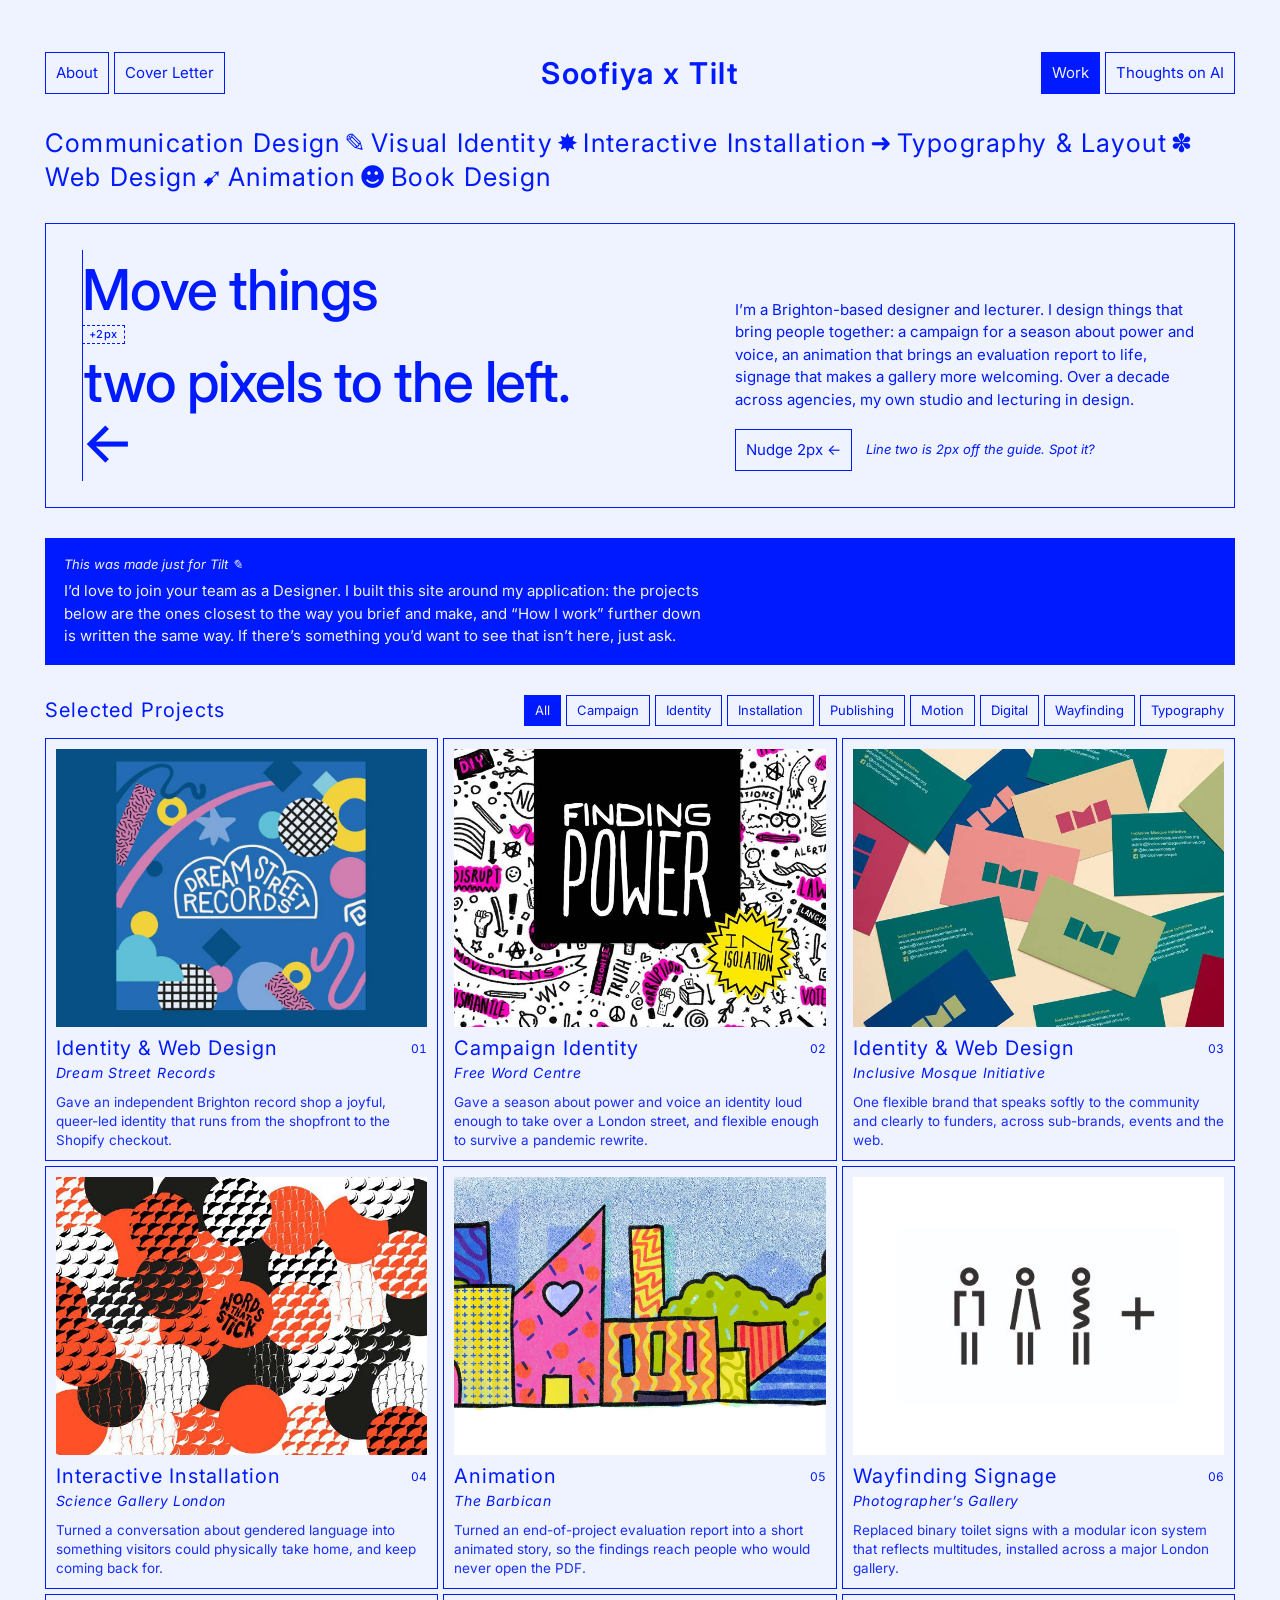
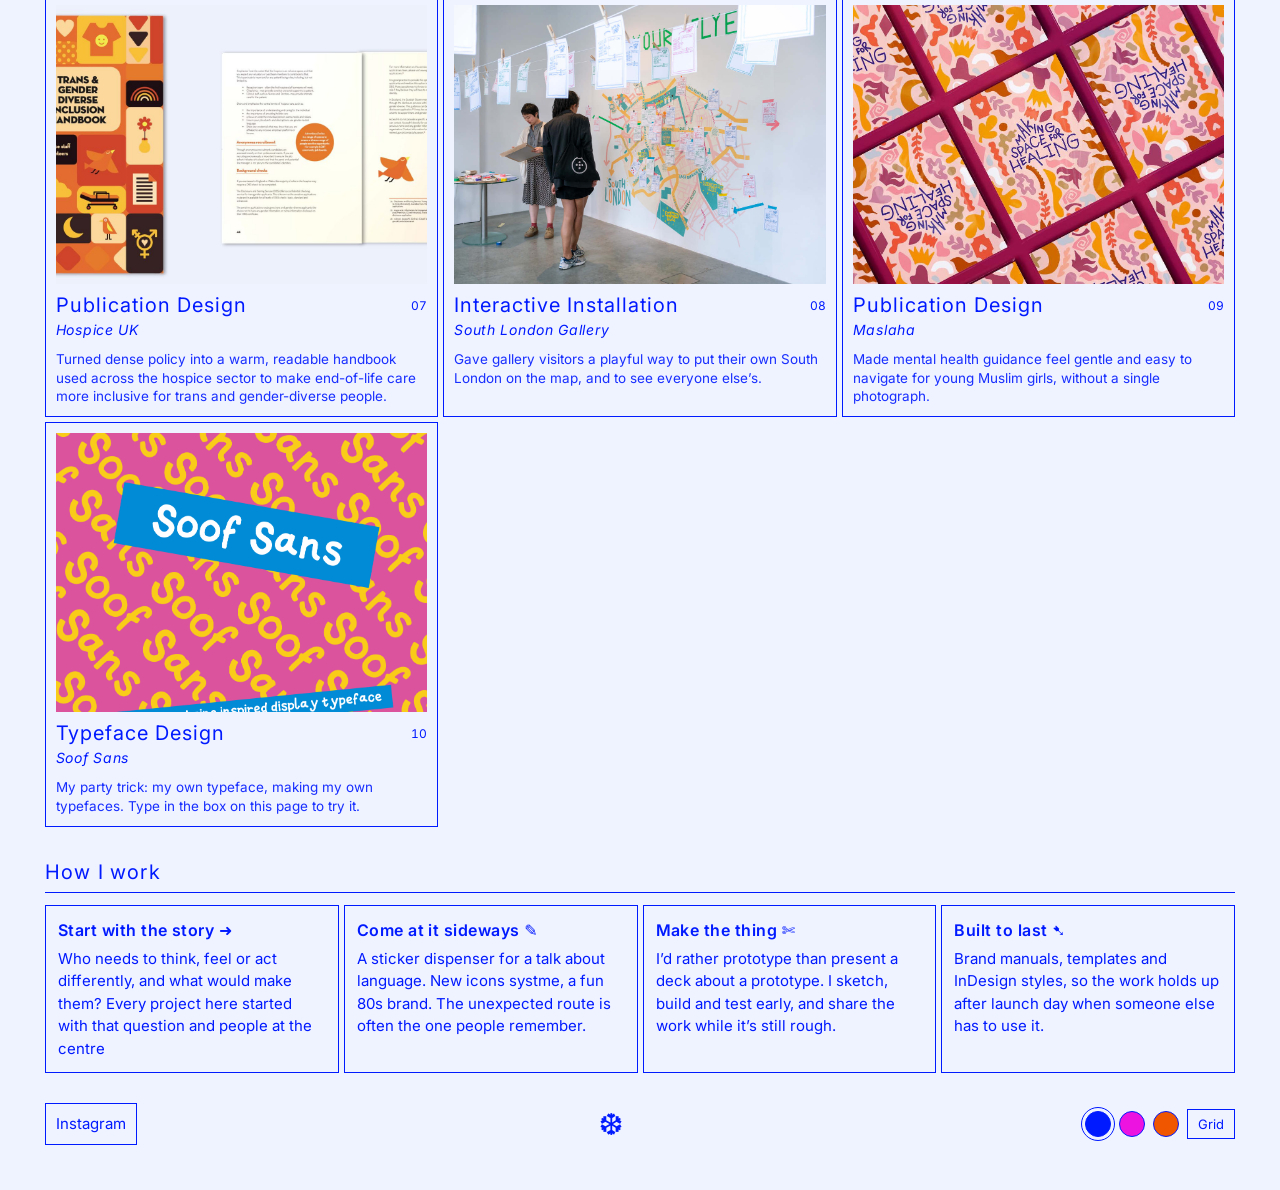
<file: index.html>
<!doctype html>
<html lang="en-GB">
<head>
<meta charset="utf-8">
<meta name="viewport" content="width=device-width, initial-scale=1, viewport-fit=cover">
<title>Soofiya — Design Portfolio</title>
<meta name="description" content="Soofiya is a Brighton-based designer working across campaign, identity, installation, publishing, animation and digital.">
<meta property="og:title" content="Soofiya — Design Portfolio">
<meta property="og:description" content="Campaigns, identities, installations and publications, shown with the working left in.">
<meta property="og:image" content="img/p7_64.jpg">
<link rel="icon" type="image/png" href="img/studio-soof.png">
<script>try{var c=localStorage.getItem("color");if(c)document.documentElement.className=c}catch(e){}</script>
<link rel="preconnect" href="https://fonts.googleapis.com">
<link rel="preconnect" href="https://fonts.gstatic.com" crossorigin>
<link rel="stylesheet" href="https://fonts.googleapis.com/css2?family=Inter:ital,wght@0,400;0,500;0,600;1,400&display=swap">
<link rel="stylesheet" href="assets/style.css">
</head>
<body>
<!--BODY-->
<div class="gridlay" aria-hidden="true"><i></i><i></i><i></i><i></i><i></i><i></i><i></i><i></i><i></i><i></i><i></i><i></i></div>

<nav class="topnav" aria-label="Main">
  <div class="l"><a class="button" href="#info" data-nav="info">About</a><a class="button" href="#letter" data-nav="letter">Cover Letter</a></div>
  <a class="logo" href="#home">Soofiya x Tilt</a>
  <div class="r"><a class="button" href="#home" data-nav="home">Work</a><a class="button" href="#now" data-nav="now">Thoughts on AI</a></div>
</nav>

<main>
  <!-- WORK -->
  <div class="view" id="v-home">
    <p class="disciplines">Communication Design<span class="spin" aria-hidden="true">✎</span>Visual Identity<span aria-hidden="true">✸</span>Interactive Installation<span aria-hidden="true">➜</span>Typography &amp; Layout<span aria-hidden="true">✽</span>Web Design<span aria-hidden="true">➹</span>Animation<span class="spin" aria-hidden="true">☻</span>Book Design</p>

    <div class="hero">
      <div class="hl">
        <span class="guide" aria-hidden="true"></span>
        <h1 aria-label="I will move it two pixels left. And tell you why.">
          <span class="ln">Move things</span>
          <span class="redline" id="redline" aria-hidden="true">+2px</span>
          <span class="ln off">two pixels to the left.</span>
          <span class="ln">←</span>
        </h1>
      </div>
      <div class="intro">
        <p>I’m a Brighton-based designer and lecturer. I design things that bring people together: a campaign for a season about power and voice, an animation that brings an evaluation report to life, signage that makes a gallery more welcoming. Over a decade across agencies, my own studio and lecturing in design.</p>
        <div class="nudge">
          <button class="button" id="nudgeBtn" type="button">Nudge 2px ←</button>
          <span class="st" id="nudgeSt" aria-live="polite">Line two is 2px off the guide. Spot it?</span>
        </div>
      </div>
    </div>

    <section class="tiltnote" aria-label="Note for We Are Tilt">
      <span class="kicker">This was made just for Tilt ✎</span>
      <p>I’d love to join your team as a Designer. I built this site around my application: the projects below are the ones closest to the way you brief and make, and “How I work” further down is written the same way. If there’s something you’d want to see that isn’t here, just ask.</p>
    </section>

    <div class="panelhead">
      <h2>Selected Projects</h2>
      <div class="filters" role="group" aria-label="Filter projects" id="filters"></div>
    </div>
    <section class="projectpanel" id="panel" aria-label="Projects"></section>

    <section class="how" aria-labelledby="how-h">
      <h4 id="how-h">How I work</h4>
      <ol>
        <li><h3>Start with the story ➜</h3><p>Who needs to think, feel or act differently, and what would make them? Every project here started with that question and people at the centre</p></li>
        <li><h3>Come at it sideways ✎</h3><p>A sticker dispenser for a talk about language. New icons systme, a fun 80s brand. The unexpected route is often the one people remember.</p></li>
        <li><h3>Make the thing ✄</h3><p>I’d rather prototype than present a deck about a prototype. I sketch, build and test early, and share the work while it’s still rough.</p></li>
        <li><h3>Built to last ➷</h3><p>Brand manuals, templates and InDesign styles, so the work holds up after launch day when someone else has to use it.</p></li>
      </ol>
    </section>
  </div>

  <!-- PROJECT -->
  <div class="view" id="v-project"></div>

  <!-- ABOUT / INFO -->
  <div class="view" id="v-info">
    <div class="page">
      <h1>About</h1>
      <span class="ptype"> Designer + Lecturer, Brighton</span>
      <div class="cv-intro">
        <h4>Designer + Lecturer</h4>
        <p>I’m a Brighton-based multidisciplinary designer and lecturer with over a decade of experience across brand, campaign, print and digital design.</p>
        <p>Through my studio, Studio Soof, I work on art direction, identities, publications, exhibitions, signage and digital, mostly for the arts and culture sector.</p>
        <p>I’ve worked in agencies, in-house, freelance and as a consultant, which has given me a versatile, adaptable approach to fast-paced creative work.</p>
        <p>I love working in teams: supporting  and junior creatives, helping steer projects, sharing work early and acting on feedback.</p>
      </div>

      <p class="cvhint">Click a heading to open it.</p>
      <div class="cvgrid">
        <div class="cvtile">
          <button class="collapsible" type="button" aria-expanded="false" aria-controls="cv-visual"><span>Visual Design</span><span class="arrow turn" aria-hidden="true">➜</span></button>
          <div class="content" id="cv-visual" hidden>
            <ul><li>Typography &amp; type design</li><li>Visual research</li><li>Illustration <span class="it">(including style adaptation)</span></li><li>Layout &amp; composition</li><li>Iconography</li><li>Publishing</li><li>Print production</li><li>Motion graphics</li><li>Frame-by-frame animation</li></ul>
          </div>
        </div>
        <div class="cvtile">
          <button class="collapsible" type="button" aria-expanded="false" aria-controls="cv-brand"><span>Brand &amp; Digital</span><span class="arrow turn" aria-hidden="true">➜</span></button>
          <div class="content" id="cv-brand" hidden>
            <ul><li>Brand systems</li><li>Campaign asset design</li><li>Digital-first storytelling</li><li>Web design &amp; development <span class="it">(HTML, CSS, JavaScript)</span></li><li>Interactive installation</li><li>Art direction across digital and print</li><li>Content for social platforms</li></ul>
          </div>
        </div>
        <div class="cvtile">
          <button class="collapsible" type="button" aria-expanded="false" aria-controls="cv-lead"><span>Leadership &amp; Strategy</span><span class="arrow turn" aria-hidden="true">➜</span></button>
          <div class="content" id="cv-lead" hidden>
            <ul><li>Creative direction</li><li>Design strategy</li><li>Curation &amp; exhibition narrative</li><li>Project scoping &amp; delivery</li><li>Managing &amp; mentoring teams</li><li>Workshop facilitation</li><li>Judging &amp; speaking at industry events</li></ul>
          </div>
        </div>
        <div class="cvtile">
          <button class="collapsible" type="button" aria-expanded="false" aria-controls="cv-software"><span>Creative Software</span><span class="arrow turn" aria-hidden="true">➜</span></button>
          <div class="content" id="cv-software" hidden>
            <h3>Design &amp; Layout</h3><ul><li>Adobe Creative Cloud (InDesign, Photoshop, Illustrator)</li><li>Figma</li><li>Canva</li><li>Glyph Mini</li></ul>
            <h3>Motion &amp; Media</h3><ul><li>After Effects</li><li>Media Encoder</li><li>Procreate</li></ul>
            <h3>Web &amp; Interactive</h3><ul><li>HTML, CSS, JavaScript</li><li>Shopify</li><li>AI-assisted prototyping</li></ul>
          </div>
        </div>
        <div class="cvtile">
          <button class="collapsible" type="button" aria-expanded="false" aria-controls="cv-clients"><span>Selected Clients</span><span class="arrow turn" aria-hidden="true">➜</span></button>
          <div class="content" id="cv-clients" hidden>
            <ul><li>Barbican</li><li>BBC</li><li>Camden Arts Centre</li><li>Folio Society</li><li>Free Word</li><li>gal-dem</li><li>Hachette</li><li>Hospice UK</li><li>Nike</li><li>ONCA Gallery</li><li>Photographer’s Gallery</li><li>Raven Row</li><li>Samsung</li><li>Science Gallery London</li><li>South London Gallery</li><li>Stonewall</li><li>Tate Britain</li><li>Tate Modern</li><li>Tinder</li><li>Vice</li><li>V&amp;A</li><li>Yorkshire Sculpture Park</li></ul>
          </div>
        </div>
        <div class="cvtile">
          <button class="collapsible" type="button" aria-expanded="false" aria-controls="cv-career"><span>Career</span><span class="arrow turn" aria-hidden="true">➜</span></button>
          <div class="content" id="cv-career" hidden>
            <div class="job"><div class="t"><span>Associate Lecturer</span><span>2013–present</span></div><p>University of Brighton, Ravensbourne, and UAL (MA Internet Equalities)</p></div>
            <div class="job"><div class="t"><span>Studio Soof: Independent Designer</span><span>2015–present</span></div><p>Brand, identity, publications, exhibitions, signage, digital and illustration for clients in the UK and internationally.</p></div>
            <div class="job"><div class="t"><span>Early Agency Experience</span><span>2013–2016</span></div>
              <p>We Are Why (formerly Kent Lyons), 2014–16: brand, print and digital, plus campaign and identity work for culture and charity clients.<br>MediaZoo, 2014: editorial, animation and digital campaigns for Tesco, Barclays and others.<br>Cubo, 2013: branding, production and print for commercial and public sector clients.</p></div>
          </div>
        </div>
        <div class="cvtile">
          <button class="collapsible" type="button" aria-expanded="false" aria-controls="cv-grants"><span>Grants &amp; Awards</span><span class="arrow turn" aria-hidden="true">➜</span></button>
          <div class="content" id="cv-grants" hidden>
            <ul class="rows">
              <li><span>Society of Authors Awards Judge</span><span>2025</span></li>
              <li><span>Children’s Book Award</span><span>The Little Rebels, 2024</span></li>
              <li><span>ALCS Educational Writers Award</span><span>Society of Authors, 2022</span></li>
              <li><span>DYCP Grant</span><span>Arts Council England, 2021</span></li>
              <li><span>Researcher in Residence</span><span>Tate Britain, Late at Tate, 2020</span></li>
              <li><span>Grants for Individual Artists</span><span>Arts Foundation, 2018</span></li>
              <li><span>Rising Stars Award</span><span>The Printing Charity, 2018</span></li>
            </ul>
          </div>
        </div>
        <div class="cvtile">
          <button class="collapsible" type="button" aria-expanded="false" aria-controls="cv-edu"><span>Education</span><span class="arrow turn" aria-hidden="true">➜</span></button>
          <div class="content" id="cv-edu" hidden>
            <ul class="rows">
              <li><span>PGCert Creative Arts</span><span>Ravensbourne University London</span></li>
              <li><span>MA Book Design</span><span>University of Reading</span></li>
              <li><span>BA Graphic Design</span><span>Ravensbourne University London</span></li>
            </ul>
          </div>
        </div>
      </div>
    </div>
  </div>

  <!-- COVER LETTER -->
  <div class="view" id="v-letter">
    <div class="page">
      <h1>Cover Letter</h1>
      <span class="ptype">For the Designer role at Tilt</span>
      <div class="letter">
        <p>Hi Tilt team,</p>
        <p>I’d love to be considered for the Designer role at Tilt. I’m a Brighton-based multidisciplinary designer with over a decade of experience across brand identity, editorial and campaign design, working end-to-end from concept through to production-ready delivery.</p>
        <p>My client work spans community-led organisations to national institutions, including Tate Britain, Nike, Hachette, Samsung, Stonewall and the Barbican.</p>
        <p>A few recent projects give a good sense of the range I can bring. For Dream Street Records, a queer record store in the North Laine, I led brand strategy and art direction end-to-end: identity, Shopify storefront, merch, campaign assets and a system flexible enough to hold the store’s whole personality across every touchpoint. For Free Word’s “Finding Power” season of events, I anchored a concept-led identity in protest visuals and DIY print histories, then adapted it fast across banners, social, editorial, print and wall graphics. For the Inclusive Mosque Initiative, I ran co-design workshops and stakeholder facilitation to build a visual system with real tonal range: soft and community-facing one moment, funder-ready the next.</p>
        <p>I’m confident across Adobe Creative Suite (I use InDesign daily) and Figma. I’ve been actively using AI tools in my process over the past year: they’ve helped me bridge gaps in coding and web design, and build systems that speed up production and project management, but they’ve never substituted for the thinking.</p>
        <p>I also lecture in graphic design at the University of Brighton, which keeps me close to how design education and practice are shifting, and means I’m used to giving and taking feedback constructively, something your ad clearly values.</p>
        <p>I’d love the chance to bring both the craft and the collaborative energy to your studio. My portfolio is attached, and I’m happy to talk through the process behind any of it.</p>
        <p>All the best,<br>Soofiya</p>
      </div>
    </div>
  </div>

  <!-- NOW & AI -->
  <div class="view" id="v-now">
    <div class="page">
      <h1>Thoughts on AI</h1>
      <span class="ptype">What I’m making at the moment, and where I think design is heading</span>
      <div class="now">
        <div class="box"><span class="kind">Community ✸</span>
          <h3>The zine library</h3>
          <p>A zine library + archive for zines, this grew out of my work with Brighton Zine Club and research interests. This archive is built to collect, catalogue and find zines, so independent publishing is easier for anyone to pick up.</p></div>
        <div class="box"><span class="kind">Built with AI ➹</span>
          <h3>Feedback tools for design students</h3>
          <p>Browser-based feedback banks mapped to marking criteria to standardist feedback and streamline assesment proccesses for my module team (I lead a design module at Brighton Uni so designed a tool to help us).</p>
          <p>AI did the build. The decisions about tone, structure and what the student reads first stayed with me.</p></div>
        <div class="box"><span class="kind">Digital ➜</span>
          <h3>Rosa Bridge Housing Co-op</h3>
          <p>A room advert website and social content for a Brighton housing co-op, designed inside the co-op’s existing brand of hot pink, navy, heavy borders, Inter and Sansita. Working existing systems is a gift</p></div>
        <div class="box"><span class="kind">This site ☻</span>
          <h3>Made the same way</h3>
          <p>I used css, JavaScript from a portfolio I made a few years ago (it won the end of year award at Brighton codebar) and the built on top using AI tools to pull together this site to apply for this job! Try the grid (press G), and you switch the colour theme or make it snow in the footer.</p></div>

        <div class="full"><h4>Where I think design is heading</h4></div>
        <div class="box"><span class="kind">01</span><h3>AI makes more options.</h3><p>When design can seem to be cheap to generate, being able to say “no, not that, and here’s why” becomes more valuable an that whats we offer as designers.</p></div>
        <div class="box"><span class="kind">02</span><h3>Designers can build now.</h3><p>I love that I can prototype working tools in an afternoon. Its exciting to be able ship something and get there first.</p></div>
        <div class="box"><span class="kind">03</span><h3>Understand the breif</h3><p>Clear thinking about audience and intent is what gets good output from an AI model, its just a tool</p></div>
        <div class="box"><span class="kind">04</span><h3>It is still human.</h3><p>Generated work gets you only so far. A judgement call on tone is still core to our job.</p></div>
      </div>
    </div>
  </div>
</main>

<footer>
  <a class="button" href="https://www.instagram.com/soofiya/" rel="noopener">Instagram</a>
  <button class="snowbtn" id="snowBtn" type="button" title="Let it snow" aria-pressed="false">❆</button>
  <div class="fr">
    <button class="dot blue" type="button" data-theme="blue" title="Blue mode" aria-label="Blue colour theme"></button>
    <button class="dot pink" type="button" data-theme="pink" title="Pink mode" aria-label="Pink colour theme"></button>
    <button class="dot orange" type="button" data-theme="orange" title="Orange mode" aria-label="Orange colour theme"></button>
    <button class="button sm" id="gridBtn" type="button" aria-pressed="false">Grid</button>
  </div>
</footer>

<div class="snow-container" id="snow" hidden aria-hidden="true"><div class="snowflake">❆</div><div class="snowflake">❅</div><div class="snowflake">❆</div><div class="snowflake">❅</div><div class="snowflake">❆</div><div class="snowflake">❅</div><div class="snowflake">❆</div><div class="snowflake">❅</div><div class="snowflake">❆</div><div class="snowflake">❅</div></div>

<div class="lb" id="lb" hidden role="dialog" aria-modal="true" aria-label="Image viewer">
  <div class="ctl"><div><button class="button sm" type="button" id="lbPrev">← Prev</button><button class="button sm" type="button" id="lbNext">Next →</button></div><button class="x" type="button" id="lbClose" aria-label="Close">✖</button></div>
  <img id="lbImg" alt="">
  <p class="cap" id="lbCap"></p>
</div>
<!--/BODY-->
<script src="assets/main.js"></script>
</body>
</html>
</file>
<file: assets/style.css>
@charset "UTF-8";
/* Soofiya - portfolio
   Styled after the Studio Soof site: Inter, 1px bordered boxes that invert
   on hover, collapsible sections, and three colour themes. */
 
@font-face{font-family:"SoofSans";src:url("soofsans.otf") format("opentype");font-display:swap}
 
:root,:root.blue{
  --bg:#EFF2FF; --text:#001AFF; --border:#001AFF;
  --modal:rgba(239,242,255,.9); --tint:rgba(0,26,255,.10);
  color-scheme:light;
}
/* Pink and orange text is a shade darker than the swatches so small text passes WCAG AA (4.5:1) */
:root.pink{--bg:#FFE8E8; --text:#B800AE; --border:#B800AE; --modal:rgba(255,232,232,.9); --tint:rgba(184,0,174,.10)}
:root.orange{--bg:#FFF0ED; --text:#B84000; --border:#B84000; --modal:rgba(255,240,237,.9); --tint:rgba(184,64,0,.10)}
 
*{box-sizing:border-box}
html,body{background:var(--bg)}
body{margin:0;padding:clamp(16px,3.5vw,50px);font-family:Inter,system-ui,-apple-system,"Segoe UI",sans-serif;font-size:15px;line-height:1.5;color:var(--text);transition:background .35s,color .35s}
@media (prefers-reduced-motion:reduce){*{transition:none!important;animation:none!important}}
img{max-width:100%}
a{color:var(--text);text-decoration:none}
:focus-visible{outline:2px solid var(--text);outline-offset:3px}
h1,h2,h3,h4{font-weight:400;margin:0;text-wrap:balance}
p{margin:0}
p + p{margin-top:.9em}
ul{margin:0;padding:0;list-style:none}
button{font:inherit;color:inherit}
.it{font-style:italic}
.small{font-size:12px}
 
/* ---------- buttons (the Studio Soof button) ---------- */
.button{display:inline-block;border:1px solid var(--border);background:transparent;padding:10px;font-size:15px;line-height:1.3;text-align:center;cursor:pointer;transition:background .35s ease-in-out,color .35s ease-in-out;color:var(--text)}
.button:hover,.button[aria-pressed="true"],.button[aria-current="page"]{background:var(--border);color:var(--bg)}
.button.sm{font-size:13px;padding:6px 10px}
 
/* ---------- nav ---------- */
.topnav{display:grid;grid-template-columns:1fr auto 1fr;align-items:center;gap:12px;padding-bottom:25px}
.topnav .l{justify-self:start;display:flex;gap:5px;flex-wrap:wrap}
.topnav .r{justify-self:end;display:flex;gap:5px;flex-wrap:wrap;justify-content:flex-end}
.logo{font-weight:600;font-size:30px;line-height:36px;letter-spacing:.05em;padding:10px;transition:opacity .3s}
.logo:hover{opacity:.5}
@media (max-width:560px){.topnav{grid-template-columns:1fr 1fr}.topnav .logo{grid-column:1/-1;grid-row:1;justify-self:center}}
 
.disciplines{font-size:clamp(19px,2vw,26px);line-height:1.35;letter-spacing:.05em;padding-bottom:28px}
.disciplines span{display:inline-block;margin-inline:.15em}
.spin{display:inline-block;animation:spin 6s linear infinite}
@keyframes spin{to{transform:rotate(360deg)}}
 
/* ---------- grid overlay ---------- */
.gridlay{position:fixed;inset:0;pointer-events:none;z-index:50;display:none;padding-inline:clamp(16px,3.5vw,50px)}
body.show-grid .gridlay{display:grid;grid-template-columns:repeat(12,1fr);gap:20px}
.gridlay i{background:var(--tint);border-inline:1px solid var(--border);opacity:.5}
.gridlay::after{content:"";position:fixed;inset:0;background:repeating-linear-gradient(to bottom,transparent 0 7px,var(--tint) 7px 8px)}
@media (max-width:760px){body.show-grid .gridlay{grid-template-columns:repeat(4,1fr);gap:12px}.gridlay i:nth-child(n+5){display:none}}
 
/* ---------- views ---------- */
.view{display:none}
.view.on{display:block}
 
/* ---------- home: the 2px statement ---------- */
.hero{display:grid;grid-template-columns:minmax(0,1.3fr) minmax(0,1fr);gap:clamp(20px,4vw,56px);align-items:end;border:1px solid var(--border);padding:clamp(20px,3vw,36px);margin-bottom:30px}
.hl{position:relative}
.guide{position:absolute;left:0;top:-10px;bottom:-10px;width:1px;background:var(--text)}
.hero h1{font-weight:500;font-size:clamp(30px,4.4vw,60px);line-height:1.05;letter-spacing:-.02em}
.hero h1 .ln{display:block}
.hero h1 .off{transform:translateX(2px);transition:transform .55s cubic-bezier(.3,1.6,.5,1)}
body.nudged .hero h1 .off{transform:none}
.redline{display:block;width:max-content;font-size:11px;line-height:1.4;letter-spacing:.05em;border:1px dashed var(--text);padding:1px 6px;margin:6px 0 8px}
.intro p{max-width:54ch}
.nudge{display:flex;flex-wrap:wrap;gap:10px 14px;align-items:center;margin-top:18px}
.nudge .st{font-size:13px;font-style:italic}
@media (max-width:860px){.hero{grid-template-columns:1fr}}
 
/* ---------- home: project panel ---------- */
.tiltnote{border:1px solid var(--border);background:var(--border);color:var(--bg);padding:16px 18px;margin-bottom:30px}
.tiltnote .kicker{display:block;font-style:italic;font-size:13px;margin-bottom:6px}
.tiltnote p{max-width:72ch;font-size:15px;line-height:1.5}
 
.panelhead{display:flex;justify-content:space-between;align-items:center;gap:12px;flex-wrap:wrap;padding-bottom:12px}
.panelhead h2{font-size:20px;letter-spacing:1.2px}
.filters{display:flex;gap:5px;flex-wrap:wrap}
.projectpanel{display:grid;grid-template-columns:repeat(3,minmax(0,1fr));gap:5px}
@media (max-width:1000px){.projectpanel{grid-template-columns:repeat(2,minmax(0,1fr))}}
@media (max-width:560px){.projectpanel{grid-template-columns:1fr}}
.project{border:1px solid var(--border);padding:10px;display:flex;flex-direction:column;gap:10px;transition:background .35s,color .35s}
.project[hidden]{display:none}
.project:hover,.project:focus-visible{background:var(--border);color:var(--bg)}
.project .th{aspect-ratio:4/3;overflow:hidden;background:#fff;position:relative}
.project .th img{width:100%;height:100%;object-fit:cover;display:block}
.project .th img.fit{object-fit:contain;padding:12%}
.project .txt{display:flex;justify-content:space-between;gap:10px;align-items:flex-start}
.project h2{font-size:20px;line-height:22px;letter-spacing:.05em}
.project h3{font-style:italic;font-size:14px;line-height:20px;letter-spacing:.05em;margin-top:4px}
.project .n{font-size:12px;font-variant-numeric:tabular-nums;padding-top:3px}
.project .change{font-size:13.5px;line-height:1.4;opacity:.9}
 
/* placeholder for images not added yet */
.missing{display:flex;align-items:center;justify-content:center;text-align:center;padding:14px;min-height:140px;height:100%;border:1px dashed var(--border);background:var(--bg);color:var(--text);font-size:12.5px;font-style:italic;line-height:1.4}
.missing b{display:block;font-style:normal;font-weight:400;font-size:28px;line-height:1;margin-bottom:8px}
.project:hover .missing{background:transparent;color:inherit;border-color:currentColor}
 
/* ---------- home: how I work ---------- */
.how{margin-top:30px}
.how h4,.page h4{font-size:20px;letter-spacing:1.2px;border-bottom:1px solid var(--border);padding-bottom:5px;margin-bottom:12px}
.how ol{list-style:none;margin:0;padding:0;display:grid;grid-template-columns:repeat(4,minmax(0,1fr));gap:5px}
.how li{border:1px solid var(--border);padding:12px}
.how h3{font-size:16px;font-weight:600;margin-bottom:6px;letter-spacing:.03em}
@media (max-width:1000px){.how ol{grid-template-columns:repeat(2,minmax(0,1fr))}}
@media (max-width:560px){.how ol{grid-template-columns:1fr}}
 
/* ---------- project page ---------- */
.projectpage{border:1px solid var(--border);padding:10px}
.ptitle{display:flex;justify-content:space-between;align-items:baseline;gap:8px 20px;flex-wrap:wrap;padding:4px 0 14px}
.ptitle h1{font-size:26px;line-height:29px;letter-spacing:.05em}
.ptype{font-style:italic;font-size:14px}
.changed{background:var(--border);color:var(--bg);padding:14px 16px;margin-bottom:10px}
.changed p{font-size:clamp(16px,1.6vw,20px);line-height:1.35;letter-spacing:.01em}
.collapsible{border:1px solid var(--border);margin:0 0 10px;background:var(--bg);padding:10px;font-size:15px;width:100%;text-align:left;color:var(--text);display:flex;justify-content:space-between;align-items:center;cursor:pointer;transition:background .35s,color .35s}
.collapsible:hover,.collapsible.active{background:var(--border);color:var(--bg)}
.collapsible .arrow{font-size:22px;line-height:1;transition:transform .3s ease-in-out}
.collapsible.active .arrow.turn{transform:rotate(90deg)}
.content{padding:0 10px 0 20px;margin:0 0 10px}
.content[hidden]{display:none}
.content .cols{display:grid;grid-template-columns:repeat(2,minmax(0,1fr));gap:10px 36px;max-width:1100px}
.content .cols > div{max-width:62ch}
@media (max-width:760px){.content .cols{grid-template-columns:1fr}}
.content ul li{padding-left:1.1em;position:relative}
.content ul li::before{content:"\279C";position:absolute;left:0;font-size:.8em;top:.15em}
.content ul li + li{margin-top:.4em}
.content a{border-bottom:1px solid var(--text);padding-bottom:1px}
.content a:hover{border-bottom-style:dashed}
.meta{display:grid;grid-template-columns:auto 1fr;gap:4px 18px;max-width:900px}
.meta dt{font-style:italic}
.meta dd{margin:0}
 
.plates{display:grid;grid-template-columns:repeat(6,minmax(0,1fr));gap:10px;align-items:start;margin-top:10px}
.plate{margin:0;grid-column:span 3;cursor:zoom-in;background:#fff}
.plate.w6{grid-column:span 6}.plate.w4{grid-column:span 4}.plate.w2{grid-column:span 2}
.plate img{display:block;width:100%;height:auto}
.plate.mat{padding:clamp(12px,2vw,28px) clamp(12px,2vw,28px) 0}
.plate.mat figcaption{margin-inline:calc(-1 * clamp(12px,2vw,28px));padding-inline:0}
.plate.bare{background:transparent}
.plate figcaption{font-size:12px;font-style:italic;padding:6px 0 0;background:var(--bg);line-height:1.4}
.plate.is-missing{cursor:default;background:transparent}
.plate.is-missing .missing{aspect-ratio:4/3}
@media (max-width:560px){.plate,.plate.w4,.plate.w2{grid-column:span 6}}
 
/* Soof Sans tester */
.tester{background:var(--text);margin:10px 0}
.tester input{display:block;width:100%;border:none;background:transparent;color:var(--bg);font-family:"SoofSans",Inter,sans-serif;font-size:clamp(30px,5vw,56px);text-align:center;padding:14px 10px}
.tester input::placeholder{color:var(--bg);opacity:.75}
.tester input:focus-visible{outline:2px dashed var(--bg);outline-offset:-8px}
 
.pnav{display:grid;grid-template-columns:1fr auto 1fr;gap:5px;align-items:stretch;margin-top:10px}
.pnav .button{text-align:left}
.pnav .nx{text-align:right}
.pnav small{display:block;font-size:12px;font-style:italic}
@media (max-width:560px){.pnav{grid-template-columns:1fr}.pnav .nx{text-align:left}}
 
/* ---------- info + now ---------- */
.page{border:1px solid var(--border);padding:clamp(14px,2vw,24px)}
.letter{max-width:68ch;margin-top:6px}
.letter p{line-height:1.6}
.page > h1{font-size:26px;line-height:29px;letter-spacing:.05em;padding-bottom:6px}
.page > .ptype{display:block;margin-bottom:24px}
.cv-intro{max-width:70ch}
.cv-intro p+p{margin-top:10px}
.cvhint{margin:22px 0 10px;font-size:13px;font-style:italic;color:var(--text)}
.cvgrid{display:grid;grid-template-columns:repeat(4,minmax(0,1fr));gap:10px;align-items:start}
.cvtile{display:flex;flex-direction:column}
.cvtile .collapsible{margin:0}
.cvtile .content{font-size:14px}
.cvtile ul li{line-height:1.7}
.cvtile h3{font-size:14px;font-weight:600;margin:14px 0 2px}
.cvtile h3:first-child{margin-top:0}
.rows li{display:flex;justify-content:space-between;gap:4px 16px;flex-wrap:wrap;padding-block:3px}
.rows li span:last-child{font-style:italic;font-size:13px}
.job + .job{margin-top:16px}
.job .t{display:flex;justify-content:space-between;gap:10px;flex-wrap:wrap;font-weight:500}
.job p{font-size:13.5px;font-style:italic}
@media (max-width:1100px){.cvgrid{grid-template-columns:repeat(2,minmax(0,1fr))}}
@media (max-width:640px){.cvgrid{grid-template-columns:1fr}}
 
.now{display:grid;grid-template-columns:repeat(2,minmax(0,1fr));gap:5px}
.now .box{border:1px solid var(--border);padding:14px 16px}
.now .kind{font-style:italic;font-size:14px;display:block;margin-bottom:6px}
.now h3{font-size:20px;line-height:1.25;letter-spacing:.03em;margin-bottom:8px}
.now p{max-width:58ch}
.now .full{grid-column:1/-1;margin-top:24px}
@media (max-width:760px){.now{grid-template-columns:1fr}}
 
/* ---------- lightbox ---------- */
.lb{position:fixed;inset:0;z-index:60;background:var(--modal);display:flex;align-items:center;justify-content:center;padding:60px 16px 64px}
.lb[hidden]{display:none!important}
.lb img{max-width:100%;max-height:100%;object-fit:contain;background:#fff;border:1px solid var(--border)}
.lb .cap{position:absolute;left:16px;right:16px;bottom:18px;text-align:center;font-style:italic;font-size:13px}
.lb .ctl{position:absolute;top:14px;left:16px;right:16px;display:flex;justify-content:space-between;gap:5px}
.lb .ctl div{display:flex;gap:5px}
.lb .x{font-size:22px;line-height:1;transform:rotate(45deg);transition:transform .3s;background:none;border:none;color:var(--text);cursor:pointer;padding:6px}
.lb .x:hover{transform:rotate(0)}
 
/* ---------- footer ---------- */
footer{display:flex;justify-content:space-between;align-items:center;gap:12px;flex-wrap:wrap;margin-top:30px}
.fr{display:flex;align-items:center;gap:8px;flex-wrap:wrap}
.snowbtn{font-size:30px;line-height:1;background:none;border:none;color:var(--text);cursor:help;transition:transform .1s;padding:0 6px}
.snowbtn:hover{transform:scale(1.4)}
.snowbtn:active{transform:scale(.9)}
.dot{width:26px;height:26px;border-radius:50%;border:1px solid var(--border);cursor:pointer;padding:0}
.dot.blue{background:#001AFF}.dot.pink{background:#ec13e1}.dot.orange{background:#F05600}
.dot[aria-pressed="true"]{outline:1px solid var(--border);outline-offset:3px}
 
/* ---------- snow ---------- */
.snow-container{pointer-events:none}
.snow-container[hidden]{display:none}
.snowflake{position:fixed;top:-10%;z-index:40;color:var(--text);font-size:40px;user-select:none;animation:fall 10s linear infinite,shake 3s ease-in-out infinite}
@keyframes fall{0%{top:-10%}100%{top:100%}}
@keyframes shake{0%,100%{transform:translateX(0)}50%{transform:translateX(80px)}}
.snowflake:nth-child(1){left:1%;animation-delay:0s,0s}.snowflake:nth-child(2){left:10%;animation-delay:1s,1s}.snowflake:nth-child(3){left:20%;animation-delay:6s,.5s}.snowflake:nth-child(4){left:30%;animation-delay:4s,2s}.snowflake:nth-child(5){left:40%;animation-delay:2s,2s}.snowflake:nth-child(6){left:50%;animation-delay:8s,3s}.snowflake:nth-child(7){left:60%;animation-delay:6s,2s}.snowflake:nth-child(8){left:70%;animation-delay:2.5s,1s}.snowflake:nth-child(9){left:80%;animation-delay:1s,0s}.snowflake:nth-child(10){left:90%;animation-delay:3s,1.5s}
@media (prefers-reduced-motion:reduce){.snowflake{display:none}}
</file>
